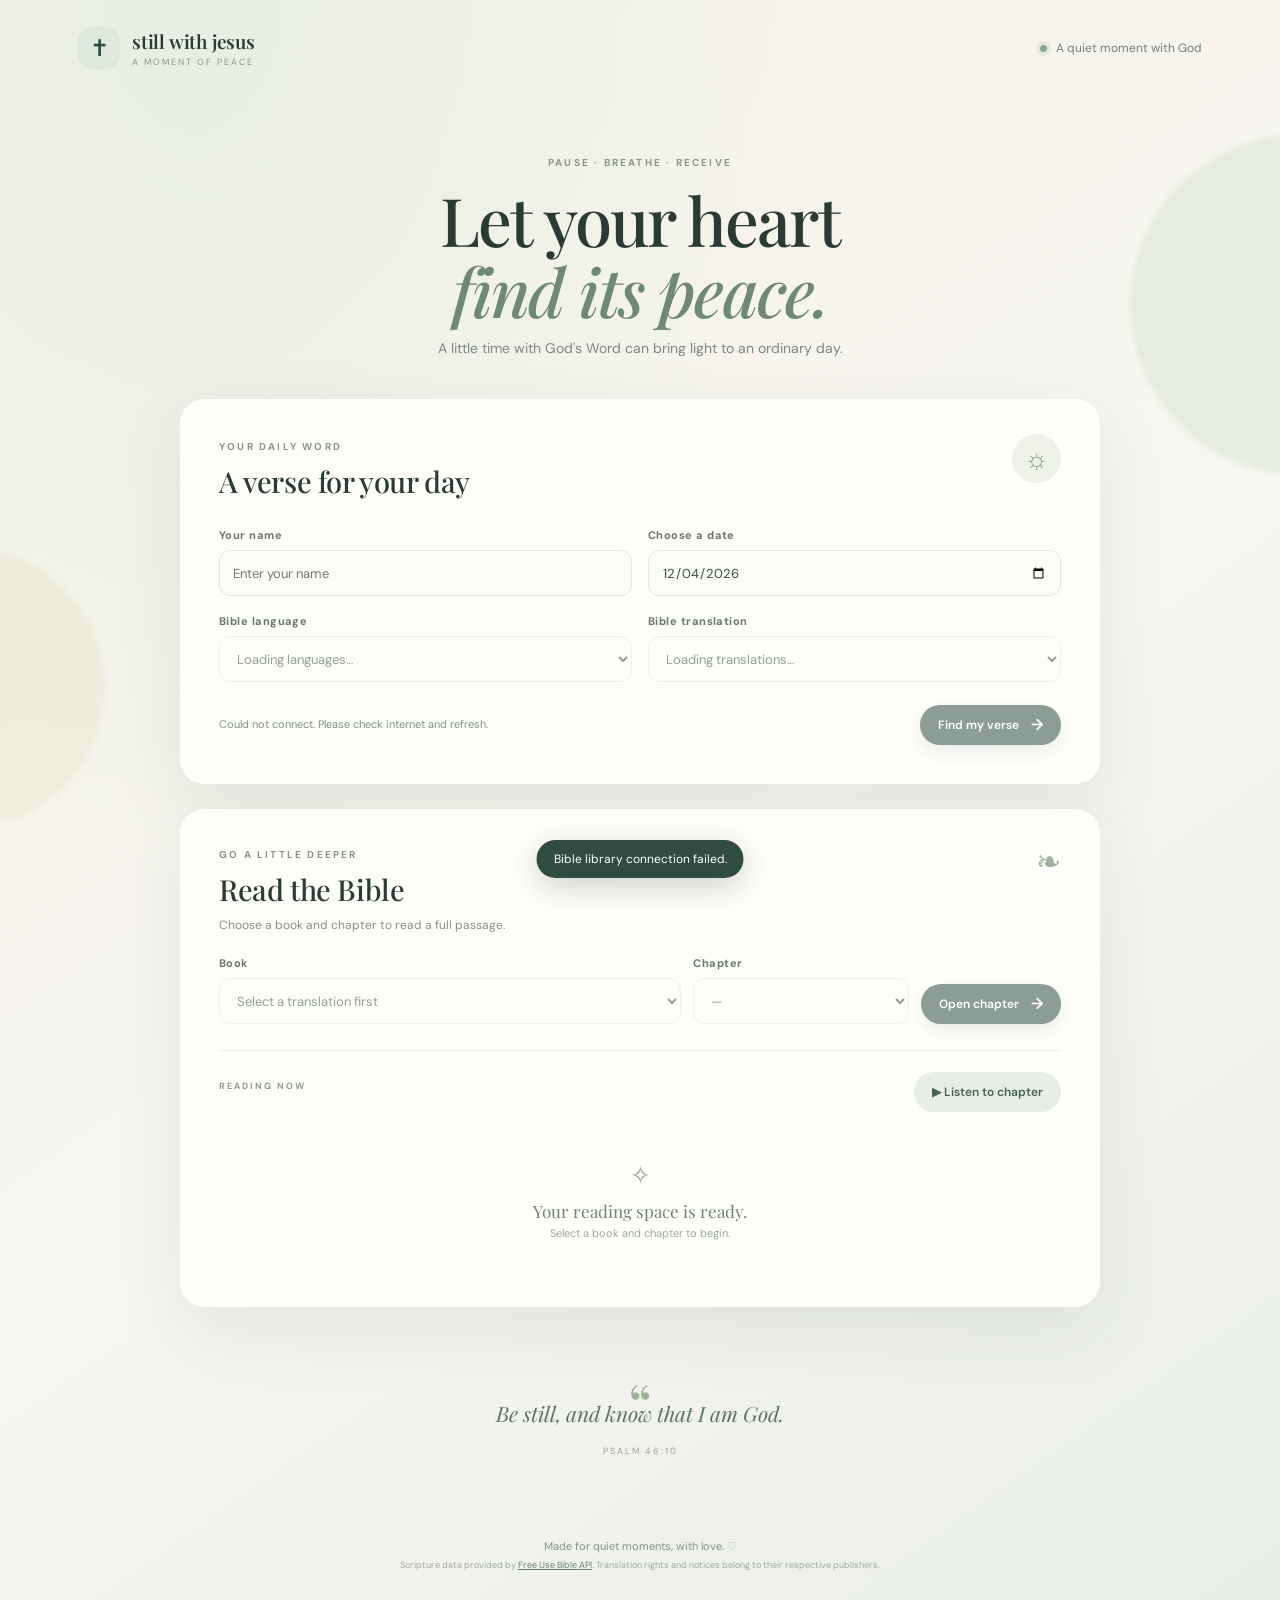
<file: index.html>
<!DOCTYPE html>
<html lang="en">
<head>
  <meta charset="UTF-8">
  <meta name="viewport" content="width=device-width, initial-scale=1.0">
  <meta name="theme-color" content="#f4f1e8">
  <meta name="description" content="A peaceful place to read the Bible, listen to Scripture, and understand verses in modern Tamil.">
  <title>Still With Jesus — Daily Bible</title>
  <link rel="preconnect" href="https://fonts.googleapis.com">
  <link rel="preconnect" href="https://fonts.gstatic.com" crossorigin>
  <link href="https://fonts.googleapis.com/css2?family=DM+Sans:wght@400;500;600;700&family=Playfair+Display:wght@500;600;700&family=Noto+Sans+Tamil:wght@400;500;600;700&display=swap" rel="stylesheet">
  <link rel="stylesheet" href="style.css">
  <script src="script.js" defer></script>
</head>
<body>
  <div class="ambient ambient-one" aria-hidden="true"></div>
  <div class="ambient ambient-two" aria-hidden="true"></div>

  <header class="topbar">
    <a class="brand" href="#top" aria-label="Still With Jesus home">
      <span class="brand-mark">✝</span>
      <span><strong>still with jesus</strong><small>A MOMENT OF PEACE</small></span>
    </a>
    <div class="header-note"><span class="live-dot"></span> A quiet moment with God</div>
  </header>

  <main id="top" class="page-shell">
    <section class="intro">
      <p class="eyebrow">PAUSE · BREATHE · RECEIVE</p>
      <h1>Let your heart<br><em>find its peace.</em></h1>
      <p class="intro-copy">A little time with God's Word can bring light to an ordinary day.</p>
    </section>

    <section class="daily-card panel" aria-labelledby="daily-title">
      <div class="card-topline">
        <div>
          <span class="eyebrow">YOUR DAILY WORD</span>
          <h2 id="daily-title">A verse for your day</h2>
        </div>
        <div class="sun-symbol" aria-hidden="true">☼</div>
      </div>

      <div class="form-grid">
        <label class="field">
          <span>Your name</span>
          <input id="visitorName" type="text" maxlength="50" placeholder="Enter your name" autocomplete="given-name">
        </label>
        <label class="field">
          <span>Choose a date</span>
          <input id="verseDate" type="date">
        </label>
        <label class="field">
          <span>Bible language</span>
          <select id="languageSelect" disabled><option>Loading languages…</option></select>
        </label>
        <label class="field">
          <span>Bible translation</span>
          <select id="translationSelect" disabled><option>Loading translations…</option></select>
        </label>
      </div>
      <div class="form-bottom">
        <p id="sourceStatus" class="status-text" role="status">Connecting to the Bible library…</p>
        <button id="getVerseBtn" class="button button-primary" disabled>Find my verse <span>→</span></button>
      </div>

      <div id="dailyResult" class="daily-result" hidden>
        <div class="result-divider"><span></span><span id="greetingText">A word for you</span><span></span></div>
        <p class="verse-label">TODAY'S SCRIPTURE</p>
        <blockquote id="verseText" class="verse-text"></blockquote>
        <p id="verseReference" class="verse-reference"></p>
        <p id="licenseNotice" class="license-note"></p>
        <div class="action-row">
          <button id="readVerseBtn" class="button button-soft">▶ Read aloud</button>
          <button id="explainBtn" class="button button-outline">Explain in modern Tamil</button>
          <button id="stopSpeechBtn" class="button button-quiet" disabled>Stop voice</button>
        </div>
        <div id="explanationBox" class="explanation-box" hidden aria-live="polite">
          <div class="explanation-heading"><span class="explain-icon">✦</span><div><span class="eyebrow">SIMPLE TAMIL MEANING</span><h3>இன்றைய வசனத்தின் அர்த்தம்</h3></div></div>
          <p id="explanationText" class="tamil-text" lang="ta"></p>
          <div class="explanation-footer"><span class="voice-name">Voice · Jesus Tyson</span><button id="readExplanationBtn" class="text-button">▶ விளக்கத்தைக் கேள்</button></div>
        </div>
      </div>
    </section>

    <section class="reader-section panel" aria-labelledby="reader-title">
      <div class="section-heading">
        <div><span class="eyebrow">GO A LITTLE DEEPER</span><h2 id="reader-title">Read the Bible</h2></div>
        <span class="book-decoration" aria-hidden="true">❧</span>
      </div>
      <p class="section-copy">Choose a book and chapter to read a full passage.</p>
      <div class="reader-controls">
        <label class="field"><span>Book</span><select id="bookSelect" disabled><option>Select a translation first</option></select></label>
        <label class="field"><span>Chapter</span><select id="chapterSelect" disabled><option>—</option></select></label>
        <button id="loadChapterBtn" class="button button-primary" disabled>Open chapter <span>→</span></button>
      </div>
      <div class="chapter-toolbar" id="chapterToolbar" hidden>
        <div><p class="verse-label">READING NOW</p><h3 id="chapterHeading"></h3></div>
        <button id="readChapterBtn" class="button button-soft">▶ Listen to chapter</button>
      </div>
      <div id="chapterContent" class="chapter-content" aria-live="polite">
        <div class="empty-reading"><span>✧</span><p>Your reading space is ready.</p><small>Select a book and chapter to begin.</small></div>
      </div>
    </section>

    <section class="closing-quote">
      <span aria-hidden="true">“</span>
      <p>Be still, and know that I am God.</p>
      <small>PSALM 46:10</small>
    </section>
  </main>

  <footer class="footer">
    <p>Made for quiet moments, with love. <span>♡</span></p>
    <p class="footer-small">Scripture data provided by <a href="https://bible.helloao.org/docs/" target="_blank" rel="noopener noreferrer">Free Use Bible API</a>. Translation rights and notices belong to their respective publishers.</p>
  </footer>
  <div id="toast" class="toast" role="status" aria-live="polite"></div>
</body>
</html>
</file>
<file: style.css>
:root {
  --ink: #293b34;
  --muted: #75827a;
  --green: #48685a;
  --green-dark: #304c40;
  --sage: #dfe8dc;
  --cream: #f4f1e8;
  --paper: rgba(255, 255, 252, .88);
  --line: #e7e8df;
  --shadow: 0 24px 70px rgba(47, 69, 56, .09);
}
* { box-sizing: border-box; }
html { scroll-behavior: smooth; }
body {
  margin: 0;
  min-height: 100vh;
  color: var(--ink);
  background: radial-gradient(ellipse at 15% 0%, #e8eee3 0%, transparent 38%), linear-gradient(145deg, #f4f1e8, #f7f6f0 55%, #e8eee7);
  font-family: 'DM Sans', 'Noto Sans Tamil', sans-serif;
  overflow-x: hidden;
}
.ambient { position: fixed; z-index: -1; border-radius: 50%; filter: blur(2px); pointer-events: none; }
.ambient-one { width: 340px; height: 340px; top: 15%; right: -190px; background: rgba(200, 218, 196, .35); }
.ambient-two { width: 280px; height: 280px; bottom: 8%; left: -175px; background: rgba(228, 218, 189, .28); }
.topbar { max-width: 1180px; padding: 27px 28px; margin: 0 auto; display: flex; justify-content: space-between; align-items: center; }
.brand { display: flex; align-items: center; gap: 12px; text-decoration: none; color: var(--ink); }
.brand-mark { width: 42px; height: 42px; display: grid; place-items: center; border-radius: 14px; background: #dfe8dc; color: var(--green-dark); font-size: 23px; }
.brand strong { display: block; font-family: 'Playfair Display', serif; font-size: 19px; font-weight: 600; letter-spacing: -.2px; }
.brand small { display: block; margin-top: 2px; color: #87948a; font-size: 9px; letter-spacing: 2px; }
.header-note { color: #748078; font-size: 12px; display: flex; align-items: center; gap: 9px; }
.live-dot { width: 7px; height: 7px; background: #89a68f; border-radius: 50%; box-shadow: 0 0 0 4px rgba(137,166,143,.14); }
.page-shell { width: min(100% - 40px, 920px); margin: 0 auto; }
.intro { text-align: center; padding: 50px 20px 42px; }
.eyebrow { color: #87958a; font-size: 10px; letter-spacing: 2.2px; font-weight: 700; }
.intro h1 { margin: 15px 0 13px; font-family: 'Playfair Display', serif; font-size: clamp(42px, 7vw, 67px); line-height: 1.06; letter-spacing: -1.8px; font-weight: 500; }
.intro h1 em { color: #6e8a74; font-weight: 500; }
.intro-copy { color: #7c887f; font-size: 14px; margin: 0; }
.panel { background: var(--paper); border: 1px solid rgba(255,255,255,.9); border-radius: 25px; box-shadow: var(--shadow); backdrop-filter: blur(15px); }
.daily-card { padding: 34px 38px 38px; }
.card-topline, .section-heading { display: flex; align-items: flex-start; justify-content: space-between; }
h2 { margin: 7px 0 0; font-family: 'Playfair Display', serif; font-size: 29px; font-weight: 500; letter-spacing: -.4px; }
.sun-symbol { width: 49px; height: 49px; display: grid; place-items: center; border-radius: 50%; color: #839d7f; background: #edf1e8; font-size: 27px; }
.form-grid { display: grid; grid-template-columns: repeat(2, minmax(0, 1fr)); gap: 18px 16px; margin-top: 28px; }
.field { display: flex; flex-direction: column; gap: 8px; min-width: 0; }
.field > span { color: #68776d; font-size: 11px; font-weight: 700; letter-spacing: .45px; }
input, select { width: 100%; min-width: 0; height: 46px; padding: 0 13px; border: 1px solid #e1e7de; border-radius: 11px; outline: none; background: #fbfcf8; color: #3c5045; font-family: inherit; font-size: 13px; transition: border .2s, box-shadow .2s; }
input:focus, select:focus { border-color: #8ca991; box-shadow: 0 0 0 3px rgba(140,169,145,.15); }
select:disabled, button:disabled { opacity: .55; cursor: not-allowed; }
.form-bottom { display: flex; justify-content: space-between; align-items: center; gap: 15px; margin-top: 23px; }
.status-text { margin: 0; color: #829087; font-size: 11px; line-height: 1.6; }
.button { border: 0; border-radius: 999px; padding: 12px 18px; font: 600 12px 'DM Sans', sans-serif; cursor: pointer; transition: transform .2s, background .2s, box-shadow .2s; display: inline-flex; align-items: center; justify-content: center; gap: 12px; white-space: nowrap; }
.button:not(:disabled):hover { transform: translateY(-2px); }
.button-primary { color: white; background: var(--green-dark); box-shadow: 0 7px 17px rgba(48,76,64,.16); }
.button-primary:hover { background: #426552; }
.button-primary span { font-size: 16px; line-height: 10px; }
.button-soft { background: #e8eee5; color: #466451; }
.button-outline { background: transparent; color: #526e5d; border: 1px solid #cbd8ca; }
.button-quiet { color: #7b857e; background: transparent; }
.daily-result { margin-top: 27px; animation: rise .45s ease both; }
@keyframes rise { from { opacity: 0; transform: translateY(9px); } to { opacity: 1; transform: translateY(0); } }
.result-divider { display: flex; align-items: center; gap: 13px; margin: 8px 0 28px; color: #849287; text-align: center; font-family: 'Playfair Display', serif; font-style: italic; font-size: 13px; }
.result-divider span:first-child, .result-divider span:last-child { flex: 1; height: 1px; background: #e8ebe3; }
.verse-label { margin: 0 0 13px; color: #8c9a8d; font-size: 9px; font-weight: 700; letter-spacing: 2px; }
.verse-text { max-width: 720px; margin: 0 auto; text-align: center; color: #334b3d; font-family: 'Playfair Display', 'Noto Sans Tamil', serif; font-size: clamp(22px, 3vw, 29px); line-height: 1.65; font-weight: 500; }
.verse-reference { text-align: center; color: #7f947f; font-size: 12px; font-weight: 700; letter-spacing: 1px; margin: 17px 0 0; }
.license-note { text-align: center; font-size: 10px; color: #9ba39b; line-height: 1.5; margin: 8px 0 0; }
.action-row { margin-top: 23px; display: flex; align-items: center; justify-content: center; flex-wrap: wrap; gap: 9px; }
.explanation-box { margin-top: 22px; padding: 23px 24px 17px; border: 1px solid #e5ebe2; border-radius: 17px; background: linear-gradient(135deg, #f2f6ef, #fbfaf5); }
.explanation-heading { display: flex; align-items: center; gap: 11px; }
.explain-icon { width: 36px; height: 36px; flex: 0 0 36px; display: grid; place-items: center; border-radius: 12px; background: #e2ebdf; color: #6f8b71; font-size: 18px; }
.explanation-heading h3 { margin: 4px 0 0; font-family: 'Noto Sans Tamil', sans-serif; font-size: 16px; font-weight: 600; }
.tamil-text { color: #526457; font-family: 'Noto Sans Tamil', sans-serif; font-size: 15px; line-height: 2; margin: 17px 0 12px; }
.explanation-footer { display: flex; justify-content: space-between; gap: 10px; align-items: center; border-top: 1px solid #e5ebe2; padding-top: 12px; }
.voice-name { color: #92a092; font-size: 10px; letter-spacing: .6px; }
.text-button { border: 0; padding: 5px 0; background: none; color: #577760; font: 600 11px 'Noto Sans Tamil', sans-serif; cursor: pointer; }
.reader-section { margin-top: 25px; padding: 32px 38px 34px; }
.book-decoration { color: #9db39a; font-size: 30px; }
.section-copy { color: #849087; font-size: 12px; margin: 9px 0 23px; }
.reader-controls { display: grid; grid-template-columns: 1.5fr .7fr auto; align-items: end; gap: 12px; }
.chapter-toolbar { display: flex; align-items: center; justify-content: space-between; gap: 12px; border-top: 1px solid #edf0e9; margin-top: 26px; padding-top: 21px; }
.chapter-toolbar h3 { margin: 5px 0 0; font-family: 'Playfair Display', serif; font-size: 22px; font-weight: 500; }
.chapter-content { margin-top: 15px; }
.empty-reading { min-height: 145px; display: flex; flex-direction: column; justify-content: center; align-items: center; color: #9ba89c; text-align: center; }
.empty-reading > span { font-size: 25px; }
.empty-reading p { margin: 8px 0 4px; color: #718174; font-family: 'Playfair Display', serif; font-size: 17px; }
.empty-reading small { font-size: 11px; }
.chapter-verse { display: grid; grid-template-columns: 26px 1fr; gap: 10px; padding: 12px 4px; border-bottom: 1px solid #eff1eb; }
.chapter-verse:last-child { border-bottom: 0; }
.verse-number { color: #91a28f; font-size: 10px; font-weight: 700; padding-top: 4px; }
.verse-line { margin: 0; color: #536257; font-size: 14px; line-height: 1.9; white-space: pre-line; }
.closing-quote { padding: 57px 15px 55px; text-align: center; }
.closing-quote > span { display: block; height: 27px; color: #9eb19a; font: 58px 'Playfair Display', serif; }
.closing-quote p { margin: 8px 0 11px; color: #5d7462; font: italic 21px 'Playfair Display', serif; }
.closing-quote small { color: #98a393; font-size: 9px; letter-spacing: 2px; }
.footer { padding: 20px 20px 30px; text-align: center; color: #879287; }
.footer p { margin: 5px 0; font-size: 11px; }
.footer p span { color: #9bad91; }
.footer-small { font-size: 9px !important; color: #a0a99e; line-height: 1.6; }
.footer a { color: #66826c; }
.toast { position: fixed; bottom: 22px; left: 50%; z-index: 10; transform: translate(-50%, 15px); max-width: calc(100% - 32px); padding: 11px 17px; border-radius: 999px; background: #304c40; color: white; font-size: 12px; text-align: center; opacity: 0; pointer-events: none; transition: .25s; box-shadow: 0 8px 30px rgba(30,50,39,.22); }
.toast.show { opacity: 1; transform: translate(-50%, 0); }
@media (max-width: 680px) {
  .topbar { padding: 18px 19px; }
  .header-note { font-size: 10px; }
  .page-shell { width: min(100% - 26px, 560px); }
  .intro { padding: 43px 12px 32px; }
  .intro h1 { font-size: 47px; }
  .daily-card, .reader-section { padding: 25px 20px 27px; border-radius: 20px; }
  h2 { font-size: 25px; }
  .form-grid { grid-template-columns: 1fr; gap: 14px; margin-top: 23px; }
  .form-bottom { align-items: stretch; flex-direction: column; }
  .form-bottom .button { width: 100%; }
  .reader-controls { grid-template-columns: 1fr 105px; }
  .reader-controls .button { grid-column: 1 / -1; width: 100%; }
  .action-row { align-items: stretch; flex-direction: column; }
  .action-row .button { width: 100%; }
  .chapter-toolbar { align-items: flex-start; flex-direction: column; }
  .chapter-toolbar .button { width: 100%; }
  .explanation-box { padding: 19px 16px 15px; }
  .tamil-text { font-size: 14px; }
}
@media (prefers-reduced-motion: reduce) { *, *::before, *::after { scroll-behavior: auto !important; animation-duration: .01ms !important; transition-duration: .01ms !important; } }
</file>
